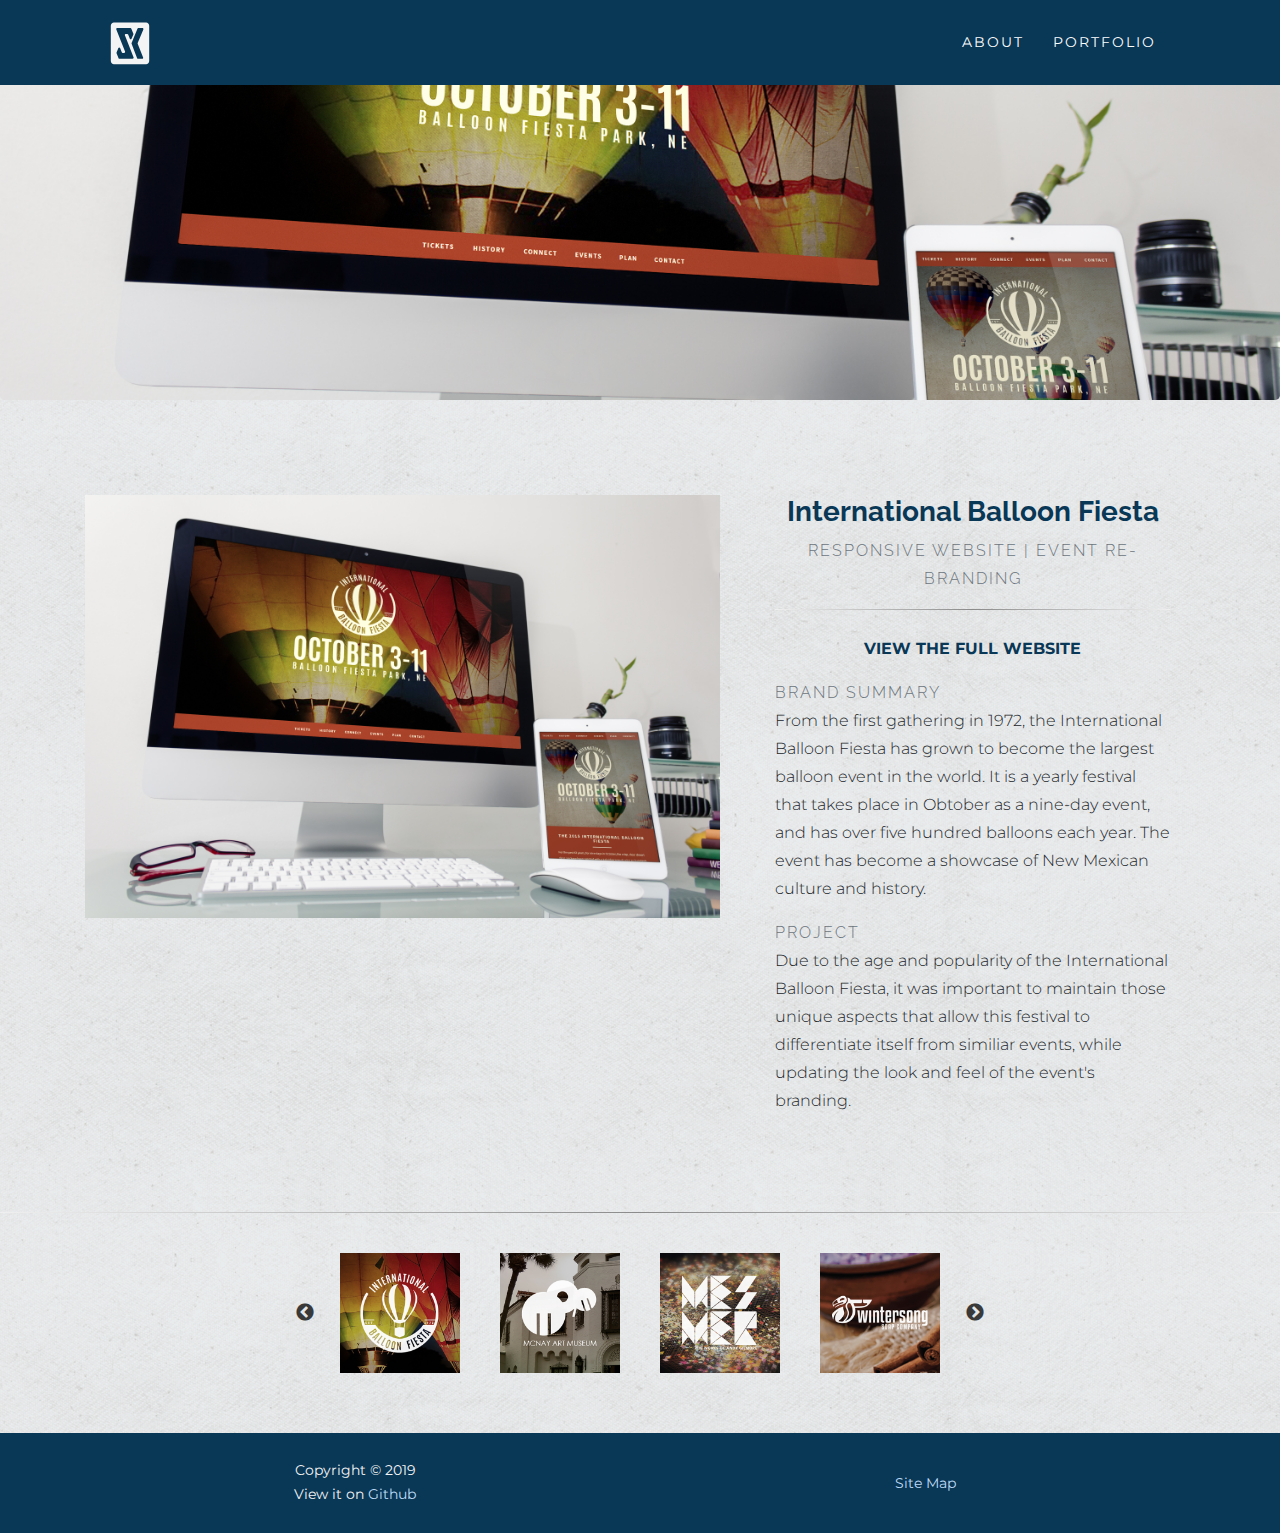
<file: portfolio/balloon-fiesta.html>
<!doctype html>

<html lang="en">

    <head>
    
        <!-- Required meta tags -->
        <meta charset="utf-8">
        <meta name="viewport" content="width=device-width, initial-scale=1, shrink-to-fit=no">
        
        <meta name="description" content="">
        <meta name="author" content="">

        <!-- Bootstrap CSS -->
        <link href="../vendor/bootstrap/css/bootstrap.min.css" rel="stylesheet">
        
        <!-- Slick CSS -->
        <link rel="stylesheet" type="text/css" href="../vendor/slick/slick.css"/>
        <link rel="stylesheet" type="text/css" href="../vendor/slick/slick-theme.css"/>

        <!-- Custom fonts -->
        <link href="../vendor/fontawesome-free/css/all.min.css" rel="stylesheet" type="text/css">
        <link href="https://fonts.googleapis.com/css?family=Montserrat:300,400|Raleway:400,700" rel="stylesheet"> 

        <!-- Custom CSS -->
        <link href="../css/style.css" rel="stylesheet">
        
        <title>Sarah Tedesco</title>

    </head>

    <body id="page-top">

        <!-- Navigation -->
        <nav class="navbar navbar-expand-md navbar-dark fixed-top" style="background-color: #093756" id="mainNav">
            <div class="container">
                <a class="navbar-brand js-scroll-trigger" href="../index.html">
                    <img src="../img/sm-logo.svg" alt="Logo" style="width: 40px">
                </a>
                <button class="navbar-toggler" type="button" data-toggle="collapse" data-target="#navbarResponsive" aria-controls="navbarResponsive" aria-expanded="false" aria-label="Toggle navigation" style="margin-right: 25px">
                    <span class="navbar-toggler-icon"></span>
                </button>

                <div class="collapse navbar-collapse" id="navbarResponsive">
                    <ul class="navbar-nav text-uppercase ml-auto">
                        <li class="nav-item">
                            <a class="nav-link js-scroll-trigger" href="../index.html#about">About</a>
                        </li>
                        <li class="nav-item">
                            <a class="nav-link js-scroll-trigger" href="../index.html#portfolio">Portfolio</a>
                        </li>
                    </ul>
                </div>
            </div>
        </nav>
        
        <!-- Jumbotron  -->
        <div class="jumbotron" id="balloon-fiesta">
        </div>
        
        <main role="main">
        
        <!-- Project -->
        <section id="project">
            <div class="container">
                <div class="row">
                    <div class="col-lg-12">
                        <div class="row">
                            <div class="col-md-5 order-md-2" id="project-text">
                                <h3 class="text-center">International Balloon Fiesta</h3>
                                <p class="text-muted text-center text-uppercase">Responsive Website | Event Re-Branding</p>
                                <hr class="style1">
                                <a href="balloon-live/index.html" class="dark-underline"><p class="text-bold text-center text-uppercase">View the full website</p></a>
                                <p class="text-muted text-uppercase">Brand Summary</p>
                                <p>From the first gathering in 1972, the International Balloon Fiesta has grown to become the largest balloon event in the world. It is a yearly festival that takes place in Obtober as a nine-day event, and has over five hundred balloons each year. The event has become a showcase of New Mexican culture and history.</p>
                                <p class="text-muted text-uppercase">Project</p>
                                <p>Due to the age and popularity of the International Balloon Fiesta, it was important to maintain those unique aspects that allow this festival to differentiate itself from similiar events, while updating the look and feel of the event's branding.</p>
                            </div>
                            <div class="col-md-7 order-md-1 text-center">
                                <img class="img-fluid" src="../img/portfolio/balloon-01.jpg">
                            </div>
                        </div>
                    </div>
                </div>
            </div>
        </section>
            
        </main>
            
        <!-- Carousel items -->
        <hr class="style1">
        <section class="responsive slider">
            <div>
                <a class="slider-link" href="balloon-fiesta.html">
                    <img class="img-fluid" src="../img/portfolio/01-thumbnail.jpg">
                </a>
            </div>
            <div>
                <a class="slider-link" href="mcnay.html">
                    <img class="img-fluid" src="../img/portfolio/02-thumbnail.jpg">
                </a>
            </div>
            <div>
                <a class="slider-link" href="mesmer.html">
                    <img class="img-fluid" src="../img/portfolio/03-thumbnail.jpg">
                </a>
            </div>
            <div>
                <a class="slider-link" href="wintersong.html">
                    <img class="img-fluid" src="../img/portfolio/04-thumbnail.jpg">
                </a>
            </div>
            <div>
                <a class="slider-link" href="film-night.html">
                    <img class="img-fluid" src="../img/portfolio/05-thumbnail.jpg">
                </a>
            </div>
        </section>
        
        <!-- Footer -->
        <footer style="background-color: #093756">
            <div class="container">
                <div class="row">
                    <div class="col-md-6">
                        <span class="copyright">Copyright &copy; 2019<br>View it on <a href="https://github.com/sktedesco/sktedesco.github.io">Github</a></span>
                    </div>
                    <div class="col-md-6">
                        <ul class="list-inline quicklinks">
                            <li class="list-inline-item">
                                <a href="../sitemap.html">Site Map</a>
                            </li>
                        </ul>
                    </div>
                </div>
            </div>
        </footer>

        <!-- JavaScript -->
        <script src="../vendor/jquery/jquery.min.js"></script>
        <script type="text/javascript" src="../vendor/slick/slick.min.js" charset="utf-8"></script>
        <script type="text/javascript" src="../js/slick.js"></script>
        <script src="../vendor/bootstrap/js/bootstrap.bundle.min.js"></script>

        <!-- Optional JavaScript -->
        <script src="../vendor/jquery-easing/jquery.easing.min.js"></script>
        
        <!-- Custom Javascript -->
        <script src="../js/agency.js"></script>

    </body>

</html>
</file>
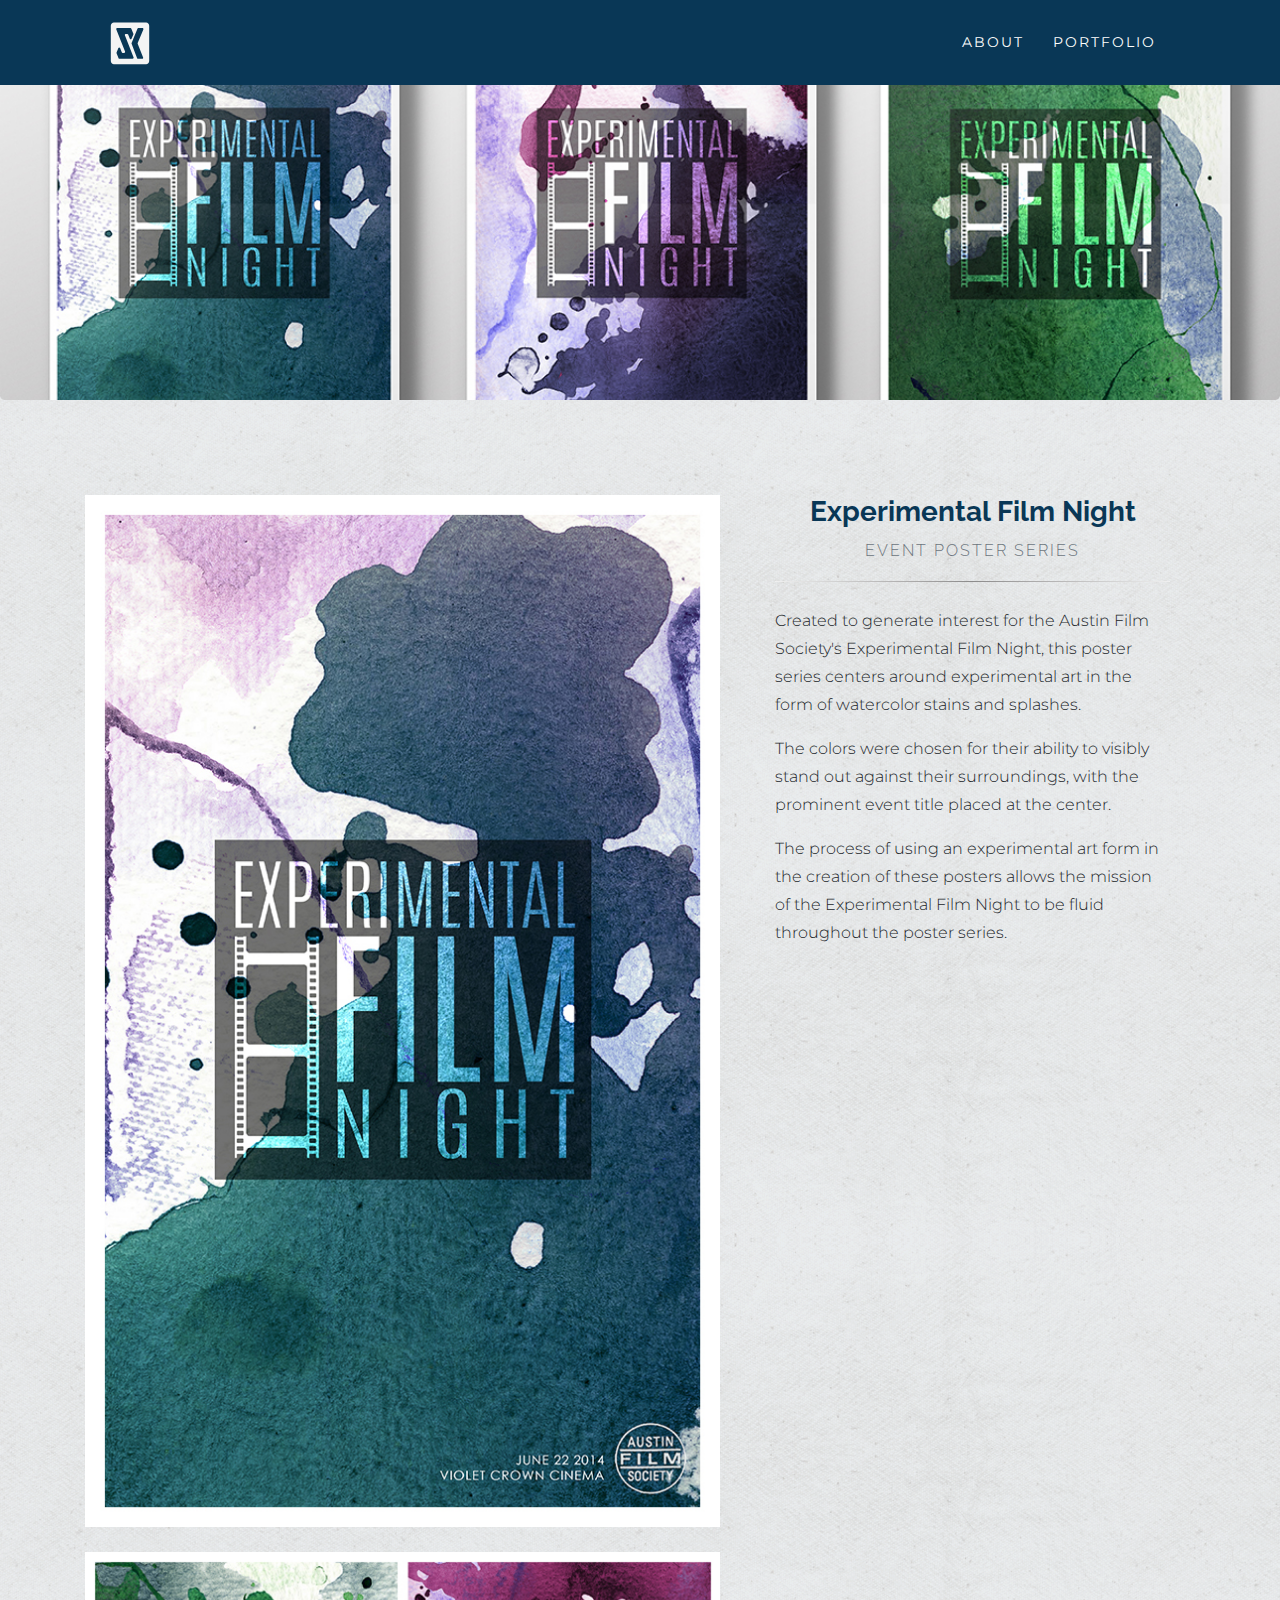
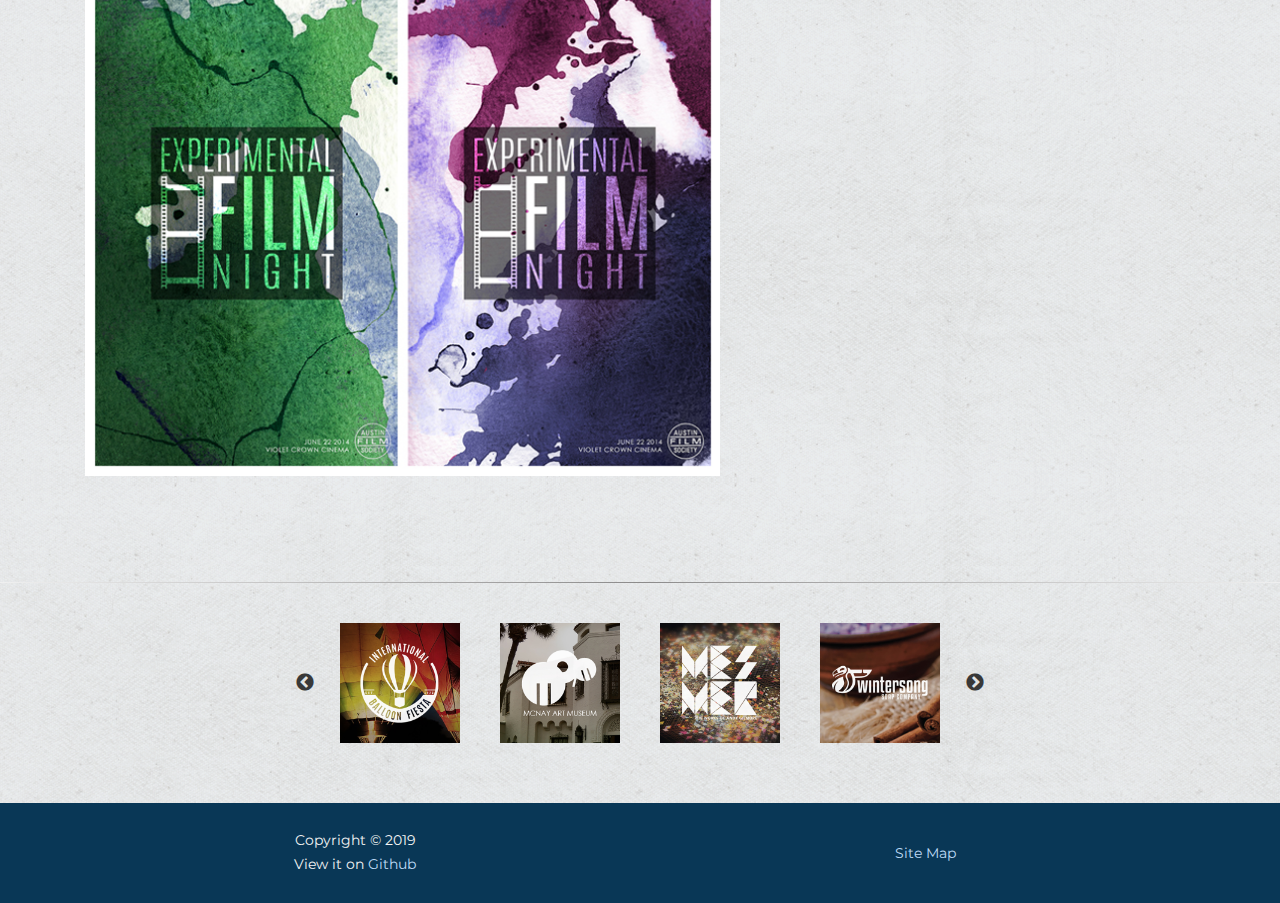
<file: portfolio/film-night.html>
<!doctype html>

<html lang="en">

    <head>
    
        <!-- Required meta tags -->
        <meta charset="utf-8">
        <meta name="viewport" content="width=device-width, initial-scale=1, shrink-to-fit=no">
        
        <meta name="description" content="">
        <meta name="author" content="">

        <!-- Bootstrap CSS -->
        <link href="../vendor/bootstrap/css/bootstrap.min.css" rel="stylesheet">
        
        <!-- Slick CSS -->
        <link rel="stylesheet" type="text/css" href="../vendor/slick/slick.css"/>
        <link rel="stylesheet" type="text/css" href="../vendor/slick/slick-theme.css"/>

        <!-- Custom fonts -->
        <link href="../vendor/fontawesome-free/css/all.min.css" rel="stylesheet" type="text/css">
        <link href="https://fonts.googleapis.com/css?family=Montserrat:300,400|Raleway:400,700" rel="stylesheet"> 

        <!-- Custom CSS -->
        <link href="../css/style.css" rel="stylesheet">
        
        <title>Sarah Tedesco</title>

    </head>

    <body id="page-top">

        <!-- Navigation -->
        <nav class="navbar navbar-expand-md navbar-dark fixed-top" style="background-color: #093756" id="mainNav">
            <div class="container">
                <a class="navbar-brand js-scroll-trigger" href="../index.html">
                    <img src="../img/sm-logo.svg" alt="Logo" style="width: 40px">
                </a>
                <button class="navbar-toggler" type="button" data-toggle="collapse" data-target="#navbarResponsive" aria-controls="navbarResponsive" aria-expanded="false" aria-label="Toggle navigation" style="margin-right: 25px">
                    <span class="navbar-toggler-icon"></span>
                </button>

                <div class="collapse navbar-collapse" id="navbarResponsive">
                    <ul class="navbar-nav text-uppercase ml-auto">
                        <li class="nav-item">
                            <a class="nav-link js-scroll-trigger" href="../index.html#about">About</a>
                        </li>
                        <li class="nav-item">
                            <a class="nav-link js-scroll-trigger" href="../index.html#portfolio">Portfolio</a>
                        </li>
                    </ul>
                </div>
            </div>
        </nav>
        
        <!-- Jumbotron  -->
        <div class="jumbotron" id="film-night">
        </div>
        
        <main role="main">
        
        <!-- Project -->
        <section id="project">
            <div class="container">
                <div class="row">
                    <div class="col-lg-12">
                        <div class="row">
                            <div class="col-md-5 order-md-2" id="project-text">
                                <h3 class="text-center">Experimental Film Night</h3>
                                <p class="text-muted text-center text-uppercase">Event Poster Series</p>
                                <hr class="style1">
                                <p>Created to generate interest for the Austin Film Society's Experimental Film Night, this poster series centers around experimental art in the form of watercolor stains and splashes.</p>
                                <p>The colors were chosen for their ability to visibly stand out against their surroundings, with the prominent event title placed at the center.</p>
                                <p>The process of using an experimental art form in the creation of these posters allows the mission of the Experimental Film Night to be fluid throughout the poster series.</p>
                            </div>
                            <div class="col-md-7 order-md-1 text-center">
                                <img class="img-fluid" src="../img/portfolio/film-night-01.jpg">
                                <img class="img-fluid" src="../img/portfolio/film-night-04.jpg">
                            </div>
                        </div>
                    </div>
                </div>
            </div>
        </section>
            
        </main>
            
        <!-- Carousel items -->
        <hr class="style1">
        <section class="responsive slider">
            <div>
                <a class="slider-link" href="balloon-fiesta.html">
                    <img class="img-fluid" src="../img/portfolio/01-thumbnail.jpg">
                </a>
            </div>
            <div>
                <a class="slider-link" href="mcnay.html">
                    <img class="img-fluid" src="../img/portfolio/02-thumbnail.jpg">
                </a>
            </div>
            <div>
                <a class="slider-link" href="mesmer.html">
                    <img class="img-fluid" src="../img/portfolio/03-thumbnail.jpg">
                </a>
            </div>
            <div>
                <a class="slider-link" href="wintersong.html">
                    <img class="img-fluid" src="../img/portfolio/04-thumbnail.jpg">
                </a>
            </div>
            <div>
                <a class="slider-link" href="film-night.html">
                    <img class="img-fluid" src="../img/portfolio/05-thumbnail.jpg">
                </a>
            </div>
        </section>
        
        <!-- Footer -->
        <footer style="background-color: #093756">
            <div class="container">
                <div class="row">
                    <div class="col-md-6">
                        <span class="copyright">Copyright &copy; 2019<br>View it on <a href="https://github.com/sktedesco/sktedesco.github.io">Github</a></span>
                    </div>
                    <div class="col-md-6">
                        <ul class="list-inline quicklinks">
                            <li class="list-inline-item">
                                <a href="../sitemap.html">Site Map</a>
                            </li>
                        </ul>
                    </div>
                </div>
            </div>
        </footer>

        <!-- JavaScript -->
        <script src="../vendor/jquery/jquery.min.js"></script>
        <script type="text/javascript" src="../vendor/slick/slick.min.js" charset="utf-8"></script>
        <script type="text/javascript" src="../js/slick.js"></script>
        <script src="../vendor/bootstrap/js/bootstrap.bundle.min.js"></script>

        <!-- Optional JavaScript -->
        <script src="../vendor/jquery-easing/jquery.easing.min.js"></script>
        
        <!-- Custom Javascript -->
        <script src="../js/agency.js"></script>

    </body>

</html>
</file>
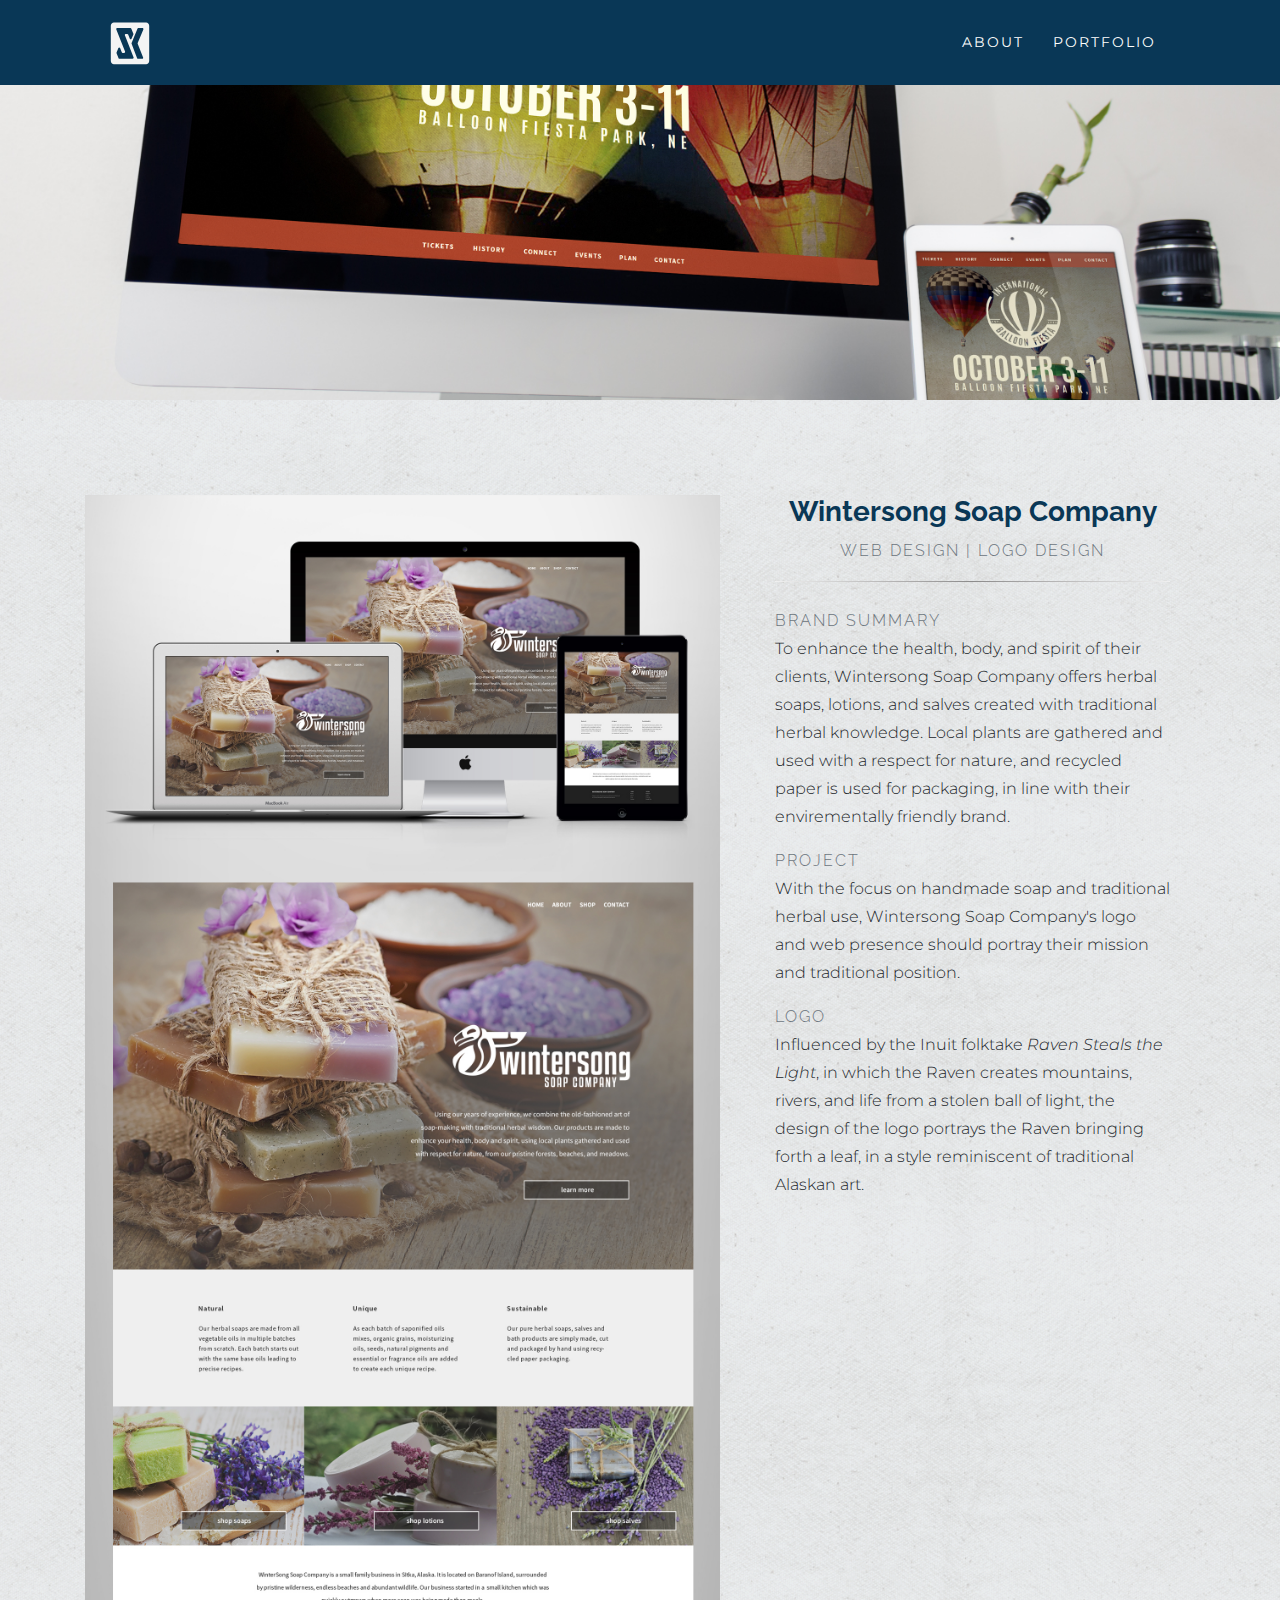
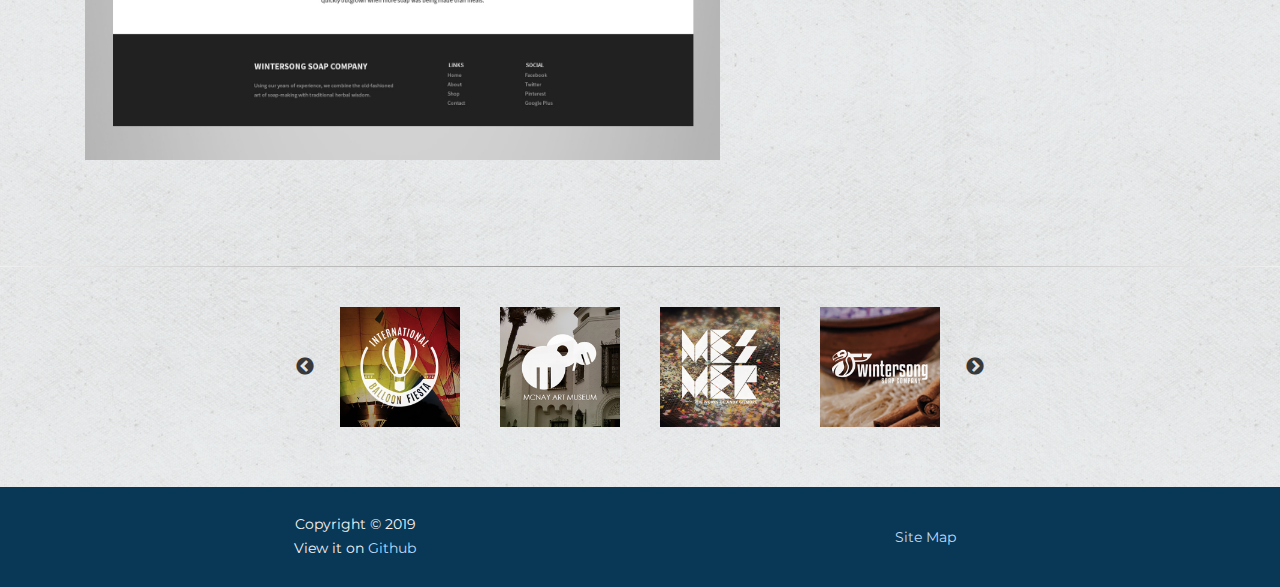
<file: portfolio/wintersong.html>
<!doctype html>

<html lang="en">

    <head>
    
        <!-- Required meta tags -->
        <meta charset="utf-8">
        <meta name="viewport" content="width=device-width, initial-scale=1, shrink-to-fit=no">
        
        <meta name="description" content="">
        <meta name="author" content="">

        <!-- Bootstrap CSS -->
        <link href="../vendor/bootstrap/css/bootstrap.min.css" rel="stylesheet">
        
        <!-- Slick CSS -->
        <link rel="stylesheet" type="text/css" href="../vendor/slick/slick.css"/>
        <link rel="stylesheet" type="text/css" href="../vendor/slick/slick-theme.css"/>

        <!-- Custom fonts -->
        <link href="../vendor/fontawesome-free/css/all.min.css" rel="stylesheet" type="text/css">
        <link href="https://fonts.googleapis.com/css?family=Montserrat:300,400|Raleway:400,700" rel="stylesheet"> 

        <!-- Custom CSS -->
        <link href="../css/style.css" rel="stylesheet">
        
        <title>Sarah Tedesco</title>

    </head>

    <body id="page-top">

        <!-- Navigation -->
        <nav class="navbar navbar-expand-md navbar-dark fixed-top" style="background-color: #093756" id="mainNav">
            <div class="container">
                <a class="navbar-brand js-scroll-trigger" href="../index.html">
                    <img src="../img/sm-logo.svg" alt="Logo" style="width: 40px">
                </a>
                <button class="navbar-toggler" type="button" data-toggle="collapse" data-target="#navbarResponsive" aria-controls="navbarResponsive" aria-expanded="false" aria-label="Toggle navigation" style="margin-right: 25px">
                    <span class="navbar-toggler-icon"></span>
                </button>

                <div class="collapse navbar-collapse" id="navbarResponsive">
                    <ul class="navbar-nav text-uppercase ml-auto">
                        <li class="nav-item">
                            <a class="nav-link js-scroll-trigger" href="../index.html#about">About</a>
                        </li>
                        <li class="nav-item">
                            <a class="nav-link js-scroll-trigger" href="../index.html#portfolio">Portfolio</a>
                        </li>
                    </ul>
                </div>
            </div>
        </nav>
        
        <!-- Jumbotron  -->
        <div class="jumbotron" id="balloon-fiesta">
        </div>
        
        <main role="main">
        
        <!-- Project -->
        <section id="project">
            <div class="container">
                <div class="row">
                    <div class="col-lg-12">
                        <div class="row">
                            <div class="col-md-5 order-md-2" id="project-text">
                                <h3 class="text-center">Wintersong Soap Company</h3>
                                <p class="text-muted text-center text-uppercase">Web Design | Logo Design</p>
                                <hr class="style1">
                                <p class="text-muted text-uppercase">Brand Summary</p>
                                <p>To enhance the health, body, and spirit of their clients, Wintersong Soap Company offers herbal soaps, lotions, and salves created with traditional herbal knowledge. Local plants are gathered and used with a respect for nature, and recycled paper is used for packaging, in line with their envirementally friendly brand.</p>
                                <p class="text-muted text-uppercase">Project</p>
                                <p>With the focus on handmade soap and traditional herbal use, Wintersong Soap Company's logo and web presence should portray their mission and traditional position.</p>
                                <p class="text-muted text-uppercase">Logo</p>
                                <p>Influenced by the Inuit folktake <i>Raven Steals the Light</i>, in which the Raven creates mountains, rivers, and life from a stolen ball of light, the design of the logo portrays the Raven bringing forth a leaf, in a style reminiscent of traditional Alaskan art.</p>
                            </div>
                            <div class="col-md-7 order-md-1 text-center">
                                <img class="img-fluid" src="../img/portfolio/wintersong-01.jpg">
                            </div>
                        </div>
                    </div>
                </div>
            </div>
        </section>
            
        </main>
            
        <!-- Carousel items -->
        <hr class="style1">
        <section class="responsive slider">
            <div>
                <a class="slider-link" href="balloon-fiesta.html">
                    <img class="img-fluid" src="../img/portfolio/01-thumbnail.jpg">
                </a>
            </div>
            <div>
                <a class="slider-link" href="mcnay.html">
                    <img class="img-fluid" src="../img/portfolio/02-thumbnail.jpg">
                </a>
            </div>
            <div>
                <a class="slider-link" href="mesmer.html">
                    <img class="img-fluid" src="../img/portfolio/03-thumbnail.jpg">
                </a>
            </div>
            <div>
                <a class="slider-link" href="wintersong.html">
                    <img class="img-fluid" src="../img/portfolio/04-thumbnail.jpg">
                </a>
            </div>
            <div>
                <a class="slider-link" href="film-night.html">
                    <img class="img-fluid" src="../img/portfolio/05-thumbnail.jpg">
                </a>
            </div>
        </section>
        
        <!-- Footer -->
        <footer style="background-color: #093756">
            <div class="container">
                <div class="row">
                    <div class="col-md-6">
                        <span class="copyright">Copyright &copy; 2019<br>View it on <a href="https://github.com/sktedesco/sktedesco.github.io">Github</a></span>
                    </div>
                    <div class="col-md-6">
                        <ul class="list-inline quicklinks">
                            <li class="list-inline-item">
                                <a href="../sitemap.html">Site Map</a>
                            </li>
                        </ul>
                    </div>
                </div>
            </div>
        </footer>

        <!-- JavaScript -->
        <script src="../vendor/jquery/jquery.min.js"></script>
        <script type="text/javascript" src="../vendor/slick/slick.min.js" charset="utf-8"></script>
        <script type="text/javascript" src="../js/slick.js"></script>
        <script src="../vendor/bootstrap/js/bootstrap.bundle.min.js"></script>

        <!-- Optional JavaScript -->
        <script src="../vendor/jquery-easing/jquery.easing.min.js"></script>
        
        <!-- Custom Javascript -->
        <script src="../js/agency.js"></script>

    </body>

</html>
</file>
<file: css/style.css>
/* Main Body CSS 
============================================= */
body {
    background-color: #f3f7fa;
    background-image: url("../img/section-bg.png");
    overflow-x: hidden;
    font-family: 'Montserrat', sans-serif;
    margin-bottom: -15px;
}

p {
    line-height: 1.75;
    font-size: 16px;
    font-weight: 300;
    font-family: 'Montserrat', sans-serif;
}

p.text-muted {
    margin-bottom: 0;
    font-size: 16px;
    letter-spacing: 2px;
    font-family: 'Raleway', sans-serif;
}

p.text-bold {
    font-weight: 700;
    color: #093756;
}

a {
    color: #bfdbf7;
}

a:hover {
    color: #bfdbf7;
    text-decoration: underline;
}

.text-primary {
    color: #bfdbf7 !important;
}

h1,
h2,
h3,
h4,
h5,
h6 {
    font-weight: 700;
    color: #093756;
    font-family: 'Raleway', sans-serif;
}

hr.style1 {
    border: 0; 
    height: 1px; 
    background-image: -webkit-linear-gradient(left, #f0f0f0, #8c8b8b, #f0f0f0);
    background-image: -moz-linear-gradient(left, #f0f0f0, #8c8b8b, #f0f0f0);
    background-image: -ms-linear-gradient(left, #f0f0f0, #8c8b8b, #f0f0f0);
    background-image: -o-linear-gradient(left, #f0f0f0, #8c8b8b, #f0f0f0); 
    margin-bottom: 25px;
}

section {
    background-color: #f3f7fa;   
    padding: 50px 0;
}

section h2.section-heading {
    margin-top: 15px;
    margin-bottom: 45px;
}

section h3.section-subheading {
    font-size: 16px;
    font-weight: 400;
    margin-bottom: 75px;
    text-transform: none;
    font-family: 'Raleway', sans-serif;
}


/* Jumbotron CSS 
============================================= */

.jumbotron {
    min-height: 400px;
    text-align: center;
    background-image: url("../img/header-bg.jpg");
    background-repeat: no-repeat;
    background-attachment: scroll;
    background-position: center center;
    background-size: cover;
    margin-bottom: 0;
}

.jumbotron img {
    margin-top: 110px;
    margin-bottom: 40px;
    max-height: 200px;
}

.jumbotron#mesmer {
    background-image: url("../img/portfolio/mesmer-02.png");
}

.jumbotron#balloon-fiesta {
    background-image: url("../img/portfolio/balloon-01.jpg");
}

.jumbotron#mesmer {
    background-image: url("../img/portfolio/mesmer-02.png");
}

.jumbotron#film-night {
    background-image: url("../img/portfolio/film-night-header.jpg");
}

.jumbotron#mesmer {
    background-image: url("../img/portfolio/mesmer-02.png");
}

.jumbotron#mesmer {
    background-image: url("../img/portfolio/mesmer-02.png");
}


/* Mouse Selection CSS 
============================================= */
::selection {
    background: #bfdbf7;
    text-shadow: none;
}

img::selection {
    background: transparent;
}

img::-moz-selection {
    background: transparent;
}


/* Navigation CSS 
============================================= */
#mainNav .navbar-toggler {
    font-size: 12px;
    right: 0;
    padding: 13px;
    font-weight: 400;
    color: white;
    border: 0;
    letter-spacing: 2px;
    font-family: 'Montserrat', sans-serif;
}

#mainNav .navbar-brand {
    margin-left: 25px;
    color: #f4f4f4;
}

#mainNav .navbar-nav {
    margin-right: 25px;
}

#mainNav .navbar-brand.active, #mainNav .navbar-brand:active, #mainNav .navbar-brand:focus, #mainNav .navbar-brand:hover {
    color: #bfdbf7;
}

#mainNav .navbar-nav .nav-item .nav-link {
    font-size: 90%;
    font-weight: 400;
    padding: 0.75em 0;
    letter-spacing: 2px;
    color: white;
    font-family: 'Montserrat', sans-serif;
}

#mainNav .navbar-nav .nav-item .nav-link.active, #mainNav .navbar-nav .nav-item .nav-link:hover {
    color: #bfdbf7;
}

#mainNav .navbar-nav .nav-item .nav-link {
    padding: 1.1em 1em !important;
}


/* Header and Nav Responsive CSS 
============================================= */
@media (min-width: 992px) {
    #mainNav {
        padding-top: 15px;
        padding-bottom: 15px;
        -webkit-transition: padding-top 0.3s, padding-bottom 0.3s;
        transition: padding-top 0.3s, padding-bottom 0.3s;
        border: none;
        background-color: transparent;
    }
    #mainNav .navbar-brand {
        font-size: 1.75em;
        -webkit-transition: all 0.3s;
        transition: all 0.3s;
    }
    #mainNav.navbar-shrink {
        padding-top: 0;
        padding-bottom: 0;
    }
    #mainNav.navbar-shrink .navbar-brand {
        font-size: 1.25em;
        padding: 12px 0;
    }
}

@media (max-width: 992px) {
    .jumbotron img {
        max-height: 200px;
    }
}


/* Portfolio CSS 
============================================= */
section#portfolio {
    background-color: #f3f7fa;
    background-image: url("../img/section-bg.png");
    margin-top: 65px;
}

#portfolio .portfolio-item {
    right: 0;
    margin: 0 0 35px;
}

#portfolio .portfolio-item .portfolio-link {
    position: relative;
    display: block;
    width: 100%;
    margin: 0 auto;
}

#portfolio .portfolio-item .portfolio-link .portfolio-hover {
    position: absolute;
    width: 100%;
    height: 100%;
    -webkit-transition: all ease 0.5s;
    transition: all ease 0.5s;
    opacity: 0;
    background: rgba(9, 55, 86, 0.7);
    cursor: pointer;
}

#portfolio .portfolio-item .portfolio-link .portfolio-hover:hover {
    opacity: 1;
}

#portfolio .portfolio-item .portfolio-link .portfolio-hover .portfolio-hover-content {
    position: relative;
    top: 45%;
    width: 100%;
    margin-top: -10px;
    text-align: center;
    color: white;
    padding: 5px;
}

#portfolio .portfolio-item .portfolio-link .portfolio-hover .portfolio-hover-content h4 {
    margin: 0;
    color: white;
}

#portfolio .portfolio-item .portfolio-link .portfolio-hover .portfolio-hover-content p {
    margin: 0;
    color: white;
}

#portfolio * {
    z-index: 2;
}


/* About Me CSS 
============================================= */
section#about {
    background-color: #093756;
    padding-bottom: 35px;
}

section#about p {
    color: #ffffff;
    line-height: 1.75;
    font-size: 15px;
    font-weight: 300;
    font-family: 'Montserrat', sans-serif;
}

section#about img {
    text-align: center;
    width: 125px;
    border: 3px solid #f4f4f4;
    margin-bottom: 25px;
}


/* Project CSS 
============================================= */
section#project {
    background-color: #f3f7fa;
    background-image: url("../img/section-bg.png");
    padding-top: 95px;
    padding-bottom: 65px;
}

section#project a:hover {
    color: #093756;
    text-decoration: underline;
}

#project-text {
    padding: 0 40px 0 40px;
}

#project img {
    padding-bottom: 25px;
}

@media (max-width: 765px) {
    #project #project-text {
        margin-bottom: 50px;
    }
}


/* Slick CSS
============================================= */
.slider {
    width: 50%;
    margin: 10px auto;
    background-color: transparent;
    margin-top: -35px;
}

.slick-slide {
    margin: 0px 20px;
}

.slick-slide img {
    min-height: 100px;
    min-width: 100px;
    width: 100%;
}

.slick-prev:before,
.slick-next:before {
    color: black;
}


.slick-slide {
    transition: all ease-in-out .3s;
}

/* Footer CSS 
============================================= */
footer {
    padding: 25px 0;
    text-align: center;
}

footer span.copyright {
    font-size: 90%;
    text-transform: none;
    color: #f4f4f4;
    font-family: 'Montserrat', sans-serif;
}

footer ul.quicklinks {
    font-size: 90%;
    line-height: 50px;
    margin-bottom: 0;
    text-transform: none;
    font-family: 'Montserrat', sans-serif;
}

ul.social-buttons {
    margin-bottom: 0;
}

ul.social-buttons li a {
    font-size: 20px;
    line-height: 50px;
    display: block;
    width: 50px;
    height: 50px;
    -webkit-transition: all 0.3s;
    transition: all 0.3s;
    color: white;
    border-radius: 100%;
    outline: none;
    background-color: #f4f4f4;
}

ul.social-buttons li a:active, ul.social-buttons li a:focus, ul.social-buttons li a:hover {
    background-color: #bfdbf7;
}
</file>
